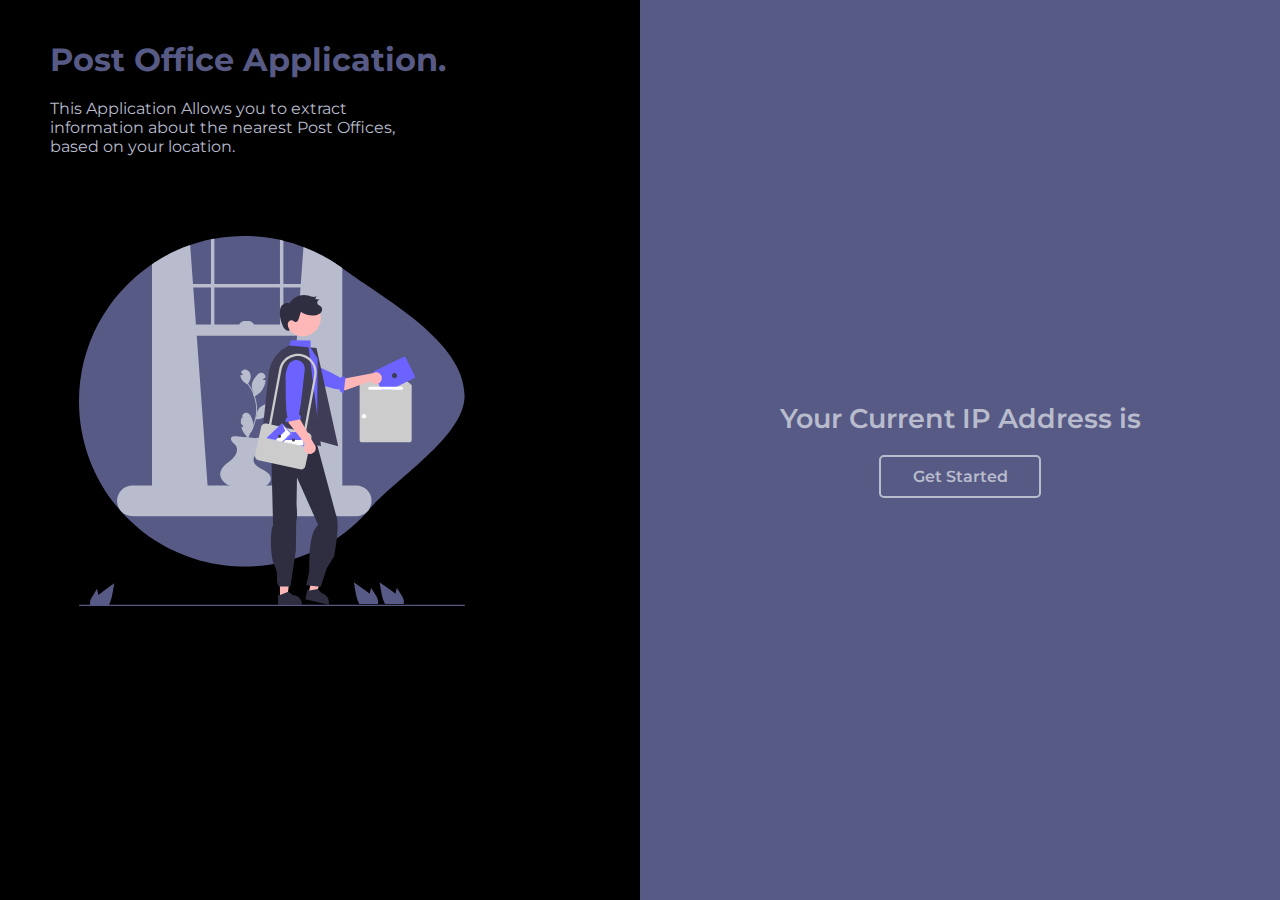
<file: index.html>
<!DOCTYPE html>
<html lang="en">
<head>
    <meta charset="UTF-8">
    <meta name="viewport" content="width=device-width, initial-scale=1.0">
    <title>Post Office App</title>
    <link rel="stylesheet" href="./style.css">
</head>
<body>
    <div class="container">
        <div class="left">
            <div class="box-l">
                <div class="top">
                    <div class="heading">
                        Post Office Application.
                    </div>
                    <div class="desc">
                        This Application Allows you to extract information about the nearest Post Offices, based on your location.
                    </div>
                </div>
                <div class="logo">
                    <img src="/assest/Logo.svg" alt="PostMan-Logo">
                </div>
            </div>
        </div>
        <div class="right">
            <div class="box-r">
                <div class="heading">Your Current IP Address is <span id="address"></span></div>
                <div class="btn">
                    <button id="start-btn">Get Started</button>
                </div>
            </div>
        </div>
    </div>


    <!-- <script src="https://ajax.googleapis.com/ajax/libs/jquery/3.2.1/jquery.min.js">console.clear();</script> -->
    <script src="./script.js">console.clear();</script>
</body>
</html>
</file>
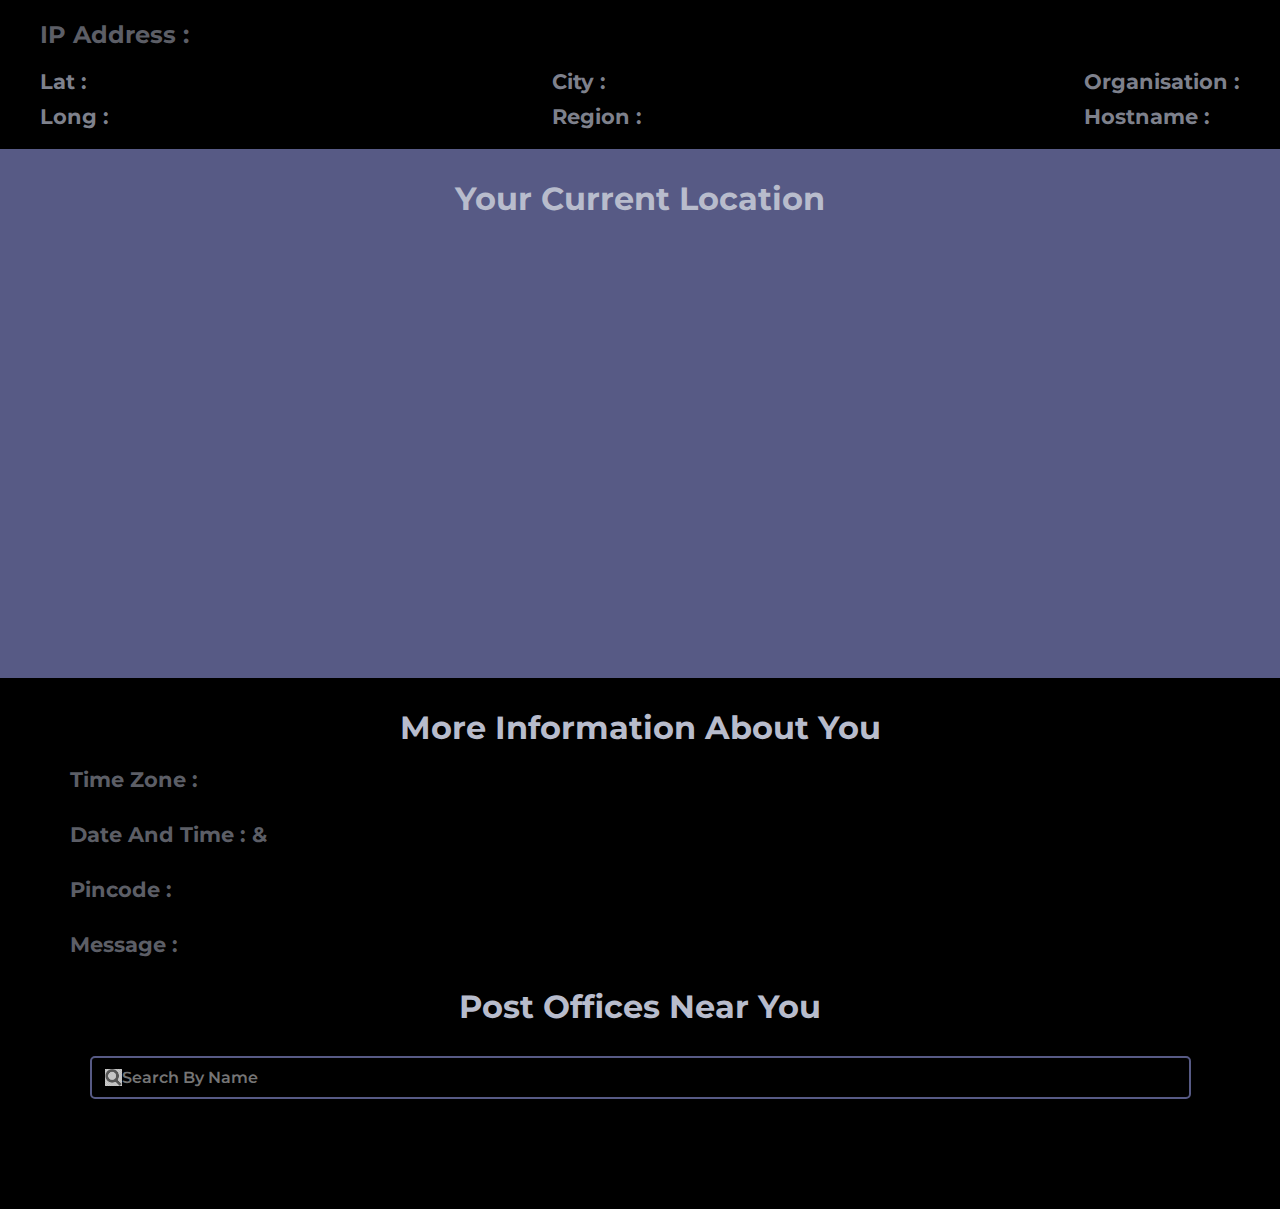
<file: user-page/index1.html>
<!DOCTYPE html>
<html lang="en">
<head>
    <meta charset="UTF-8">
    <meta name="viewport" content="width=device-width, initial-scale=1.0">
    <title>Post Offices</title>
    <link rel="stylesheet" href="./style1.css">
</head>
<body>
    <div class="header">
        <div class="ip-address">IP Address : <span id="address"></span></div>
        <div class="details">
            <div class="lat-lon">
                <div class="lat">Lat :  <span id="latitude"></span></div>
                <div class="lon">Long :  <span id="longitude"></span></div>
            </div>
            <div class="city-region">
                <div class="city">City :  <span id="city"></span></div>
                <div class="region">Region : <span id="region"></span></div>
            </div>
            <div class="org-host">
                <div class="organisation">Organisation : <span id="org"></span></div>
                <div class="host-name">Hostname :  <span id="host-name"></span></div>
            </div>
        </div>
    </div>
    <section class="location">
        <div class="heading">Your Current Location</div>
        <iframe id="iframe" src=""  frameborder="0" style="border:0"></iframe>
    </section>

    <section class="more-info">
        <div class="heading">More Information About You</div>
        <div class="details">
            <div class="time-zone"> Time Zone : <span id="time-zone"></span></div>
            <div class="date-time">Date And Time : <span id="date"></span> & <span id="time"></span> </div>
            <div class="pincode">Pincode : <span id="pincode"></span></div>
            <div class="pincodes-found">Message : <span id="pin-count"></span></div>
        </div>
    </section>

    <section class="post-offices">
        <div class="heading">Post Offices Near You</div>
        <div class="search">
            <img src="../assest/download.png" alt="Search">
            <input id="search-bar" type="text" placeholder="Search By Name">
        </div>
        <div class="cards-container" id="cards-container">
            <!-- <div class="card">
                <div class="name">Name : <span id="name"></span></div>
                <div class="branch">Branch : <span id="branch"></span></div>
                <div class="status">Status : <span id="status"></span></div>
                <div class="district">District : <span id="district"></span></div>
                <div class="division">Division : <span id="division"></span></div>
            </div> -->
        </div>
    </section>


    <script src="./script1.js">console.clear();</script>
</body>
</html>
</file>
<file: style.css>
@import url('https://fonts.googleapis.com/css2?family=Montserrat:wght@300;400;500;600;700;800;900&display=swap');

*{
    font-family: 'Montserrat', sans-serif;
    margin: 0;
    padding: 0;
}
.container{
    display: flex;
    flex-wrap: wrap;
}
.container .left{
    background-color: #000;
    color: #fff;
    display: flex;
    width: 50%;
    height: 100vh;
}
.container .right{
    display: flex;
    width: 50%;
    height: 100vh;
    background-color: #575a85;
}
.container .left .box-l{
    padding: 10px 50px;
    display: flex;
    flex-direction: column;
    gap: 50px;
}
.container .left .box-l .top{
    padding: 30px 0px;
    display: flex;
    flex-direction: column;
    gap: 20px;
}
.container .left .box-l .heading{
    color: #575A85;
    font-size: 2rem;
    font-weight: 700;
}
.container .left .box-l .desc{
    color: #B8BCCC;
    font-size: 1rem;
    width: 70%;
}
.container .left .box-l .logo{
    margin: 0px auto;
}
.container .left .box-l .logo img{
    width: 80%;
}
.container .right .box-r{
    margin: auto auto;
    display: flex;
    flex-direction: column;
    gap: 20px;
}
.container .right .box-r .heading{
    font-size: 1.7rem;
    font-weight: 600;
    color: #b8bccc;
}
#address{
    color: #fff;
}
.container .right .box-r #start-btn{
    width: 45%;
    padding: 10px;
    background-color: transparent;
    border: 2px solid #B8BCCC;
    border-radius: 5px;
    color: #b8bccc;
    cursor: pointer;
    font-size: 16px;
    font-weight: 600;
    transition: 0.3s;
}
.container .right .box-r #start-btn:hover{
    background-color: #B8BCCC;
    color: #575A85;
}
.container .right .box-r #start-btn:active{
    transform: scale(0.95);
}
.container .right .box-r .btn{
    text-align: center;
    margin: 0px auto;
    width: 100%;
}

@media all and (max-width: 768px) and (min-width: 320px)  {

    .container{
        flex-direction: column;
    }
    .container .left{
        height: 80%;
        margin: 0px auto;
        width: 100%;
    }
    .container .right{
        height: 50vh;
        margin: 0px auto;
        width: 100%;
    }
    .container .left .top .heading{
        font-size: 25px;
    }
    .container .left .box-l{
        gap: 20px;
        width: 100%;
    }
    .container .left .box-l .top{
        text-align: center;
    }
    .container .left .box-l .desc{
        width: 100%;
        text-align: center;
        font-size: 14px;
    }
    .container .left .box-l .logo{
        margin: 0px auto;
        width: 70%;
    }
    .container .left .box-l .logo img{
        width: 100%;
    }
    .container .right .box-r .heading{
        font-size: 20px;
        text-align: center;
    }
    .container .right .box-r {
        gap: 20px;
        width: 100%;
        padding: 10px 50px;
    }
    .container .right .box-r #start-btn{
        padding: 10px 0px;
        font-size: 14px;
    }
}
</file>
<file: user-page/style1.css>
@import url('https://fonts.googleapis.com/css2?family=Montserrat:wght@300;400;500;600;700;800;900&display=swap');

*{
    font-family: 'Montserrat', sans-serif;
    margin: 0;
    padding: 0;
}
.header{
    background-color: #000;
    color: #fff;
}
.header .ip-address{
    color: #B8BCCC80;
    font-size: 1.5rem;
    font-weight: 700;
    padding: 20px 40px 0px 40px;
}
#address{
    color: #b8bccc;
}
.header .details{
    color: #b8bcccaf;
    font-size: 1.3rem;
    font-weight: 700;
    display: flex;
    justify-content: space-between;
    padding: 20px 40px;
}
#latitude,#longitude,#city,#region,#org,#host-name{
    color: #b8bccc;
}
.lat-lon,.city-region,.org-host{
    display: flex;
    flex-direction: column;
    gap: 10px;
}
section.location{
    background-color: #575a85;
    color: #b8bccc;
    display: flex;
    flex-direction: column;
    gap: 30px;
    padding: 30px;
    text-align: center;
}
section.location .heading{
    font-size: 2rem;
    font-weight: 700;
}
#iframe{
    margin: 0px auto;
}
section.more-info{
    display: flex;
    flex-direction: column;
    gap: 20px;
    padding: 30px;
    background-color: #000;
}
section.more-info .heading{
    color: #b8bccc;
    text-align: center;
    font-size: 2rem;
    font-weight: 700;
}
section.more-info .details{
    padding: 0px 40px;
    display: flex;
    flex-direction: column;
    gap: 30px;
    font-size: 1.3rem;
    font-weight: 700;
    color: #B8BCCC80;
}
#time-zone,#date,#time,#pincode,#pin-count{
    color: #b8bccc;
}
section.post-offices{
    background-color: #000;
}
section.post-offices .heading{
    color: #b8bccc;
    text-align: center;
    font-size: 2rem;
    font-weight: 700;
}
section.post-offices .search{
    position: relative;
    margin: 0px auto;
    text-align: center;
    padding: 30px;
}
section.post-offices .search img{
    opacity: 0.8;
    width: 1.3%;
    position: absolute;
    top: 43px;
    left: 105px;
}
section.post-offices .search input{
    font-weight: 600;
    font-size: 16px;
    width: 85%;
    padding: 10px 30px;
    background-color: transparent;
    color: #B8BCCC;
    border: 2px solid #575A85;
    border-radius: 5px;
}
section.post-offices .search input:focus{
    outline: none;
}
section.post-offices .cards-container{
    margin: 0px auto;
    display: flex;
    justify-content: center;
    align-items: center;
    flex-flow: row wrap;
    gap: 20px;
    padding: 40px;
}
#iframe{
    width: 60%;
    height: 400px;
}
section.post-offices .cards-container .card{
    display: flex;
    flex-direction: column;
    justify-content: center;
    gap: 20px;
    width: 30%;
    height: 250px;
    padding: 20px;
    background-color: #575A85;
    color: #B8BCCC;
    font-size: 18px;
    font-weight: 600;
    border-radius: 10px;
}
#name,#branch,#status,#district,#division{
    text-decoration: underline;
}

@media all and (max-width : 768px) and (min-width : 320px){
    .header .details{
        flex-flow: row wrap;
        gap: 20px;
        font-size: 12px;
    }
    .lat-lon, .city-region, .org-host{
        gap: 3px;
        text-align: center;
    }
    .header .ip-address{
        font-size: 16px;
        text-align: center;
    }
    section.location .heading{
        font-size: 16px;
    }
    #iframe{
        width: 80%;
        height: 100px;
    }
    section.more-info .heading,section.post-offices .heading{
        text-decoration: underline;
        font-size: 16px;
    }
    section.more-info .details{
        font-size: 12px;
        gap: 10px;
    }
    section.post-offices .search input{
        padding: 5px 10px;
        font-size: 12px;
    }
    section.post-offices .search img {
       display: none;
    }
    section.post-offices .cards-container .card{
        gap: 7px;
        min-width: 37%;
        height: 110px;
        padding: 10px;
        font-size: 8px;
        justify-content: center;
    }
    section.post-offices .cards-container{
        padding: 10px 30px;
    }
}
</file>
